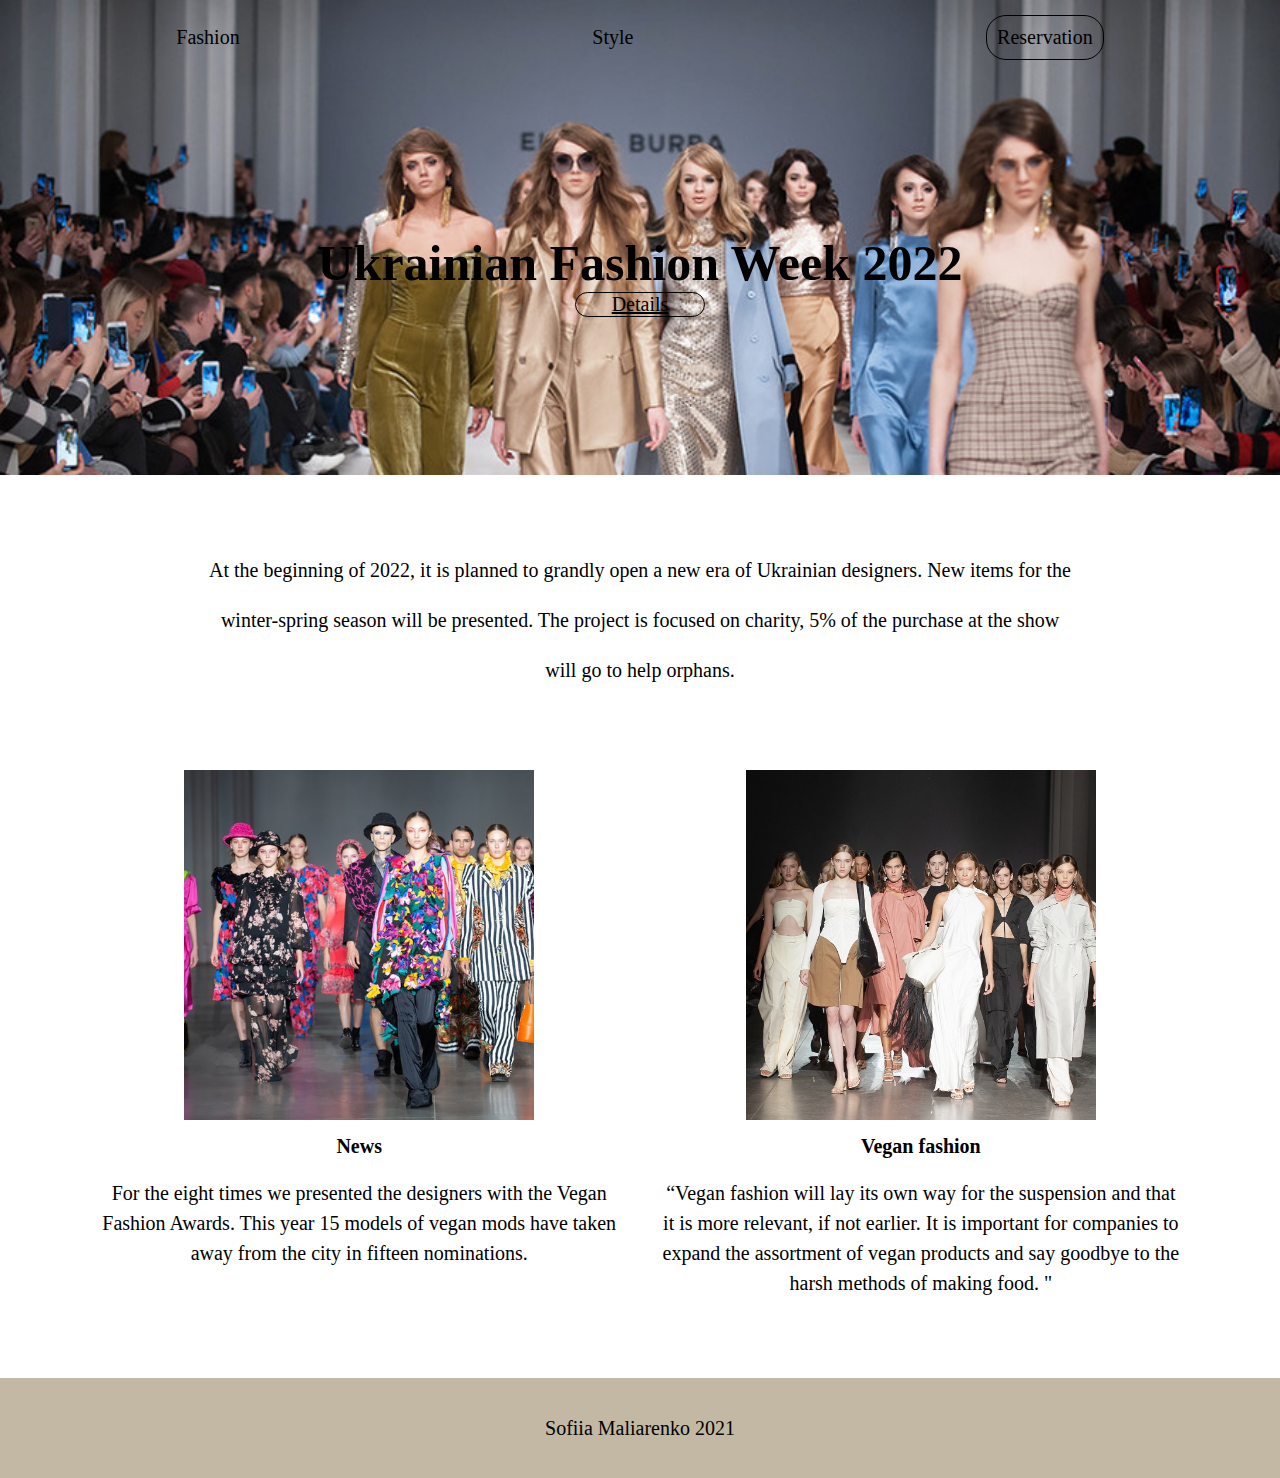
<file: index.html>
<!DOCTYPE html>
<html lang="en">

<head>
  <meta charset="utf-8">
  <meta name="viewport" content="height=device-height, initial-scale=1">
  <meta name="viewport" content="width=850">
  <title>🌸Fashion🌸</title>
  <link
  href="https://cdn.jsdelivr.net/npm/bootstrap@5.1.3/dist/css/bootstrap.min.css" rel="stylesheet"
  integrity="sha384-1BmE4kWBq78iYhFldvKuhfTAU6auU8tT94WrHftjDbrCEXSU1oBoqyl2QvZ6jIW3" crossorigin="anonymous"/>
  <link rel="stylesheet" href="style.css">
</head>

<body>
  <div class="full">
    <nav>
      <div>Fashion </div>
      <div>Style</div>
      <div class="o">Reservation</div>
    </nav>

    <header>
      <div class="info">
        <h1>Ukrainian Fashion Week 2022</h1>
        <div class="link"><a href="details.html" target="_blank">Details</a></div>
      </div>
    </header>
  </div>

  <section class="main">
    <p>
      <span class="overview">At the beginning of 2022, it is planned to grandly open a new era of Ukrainian designers.
        New items for the winter-spring season will be presented.
        The project is focused on charity, 5% of the purchase at the show will go to help orphans. </span>
    </p>
    <div class="two">
      <div class="firstbox">
        <div>
          <img class="pic" src="./1.jpg" alt="podiym" width="350px" height="350px">
        </div>
        <div class="title">News</div>
        <div class="text">For the eight times we presented the designers with the Vegan Fashion Awards.
          This year 15 models of vegan mods have taken away from the city in fifteen nominations.</div>
      </div>
      <div class="secondbox">
        <div>
          <img class="pic" src="./2.jpg" alt="models" width="350px" height="350px">
        </div>
        <div class="title">Vegan fashion</div>
        <div class="text"> “Vegan fashion will lay its own way for the suspension and that it is more relevant, if not earlier.
          It is important for companies to expand the assortment of vegan products and say goodbye to the harsh methods of making food. " </div>
      </div>
    </div>
  </section>

  <footer>
    Sofiia Maliarenko 2021
  </footer>

</body>

</html>
</file>
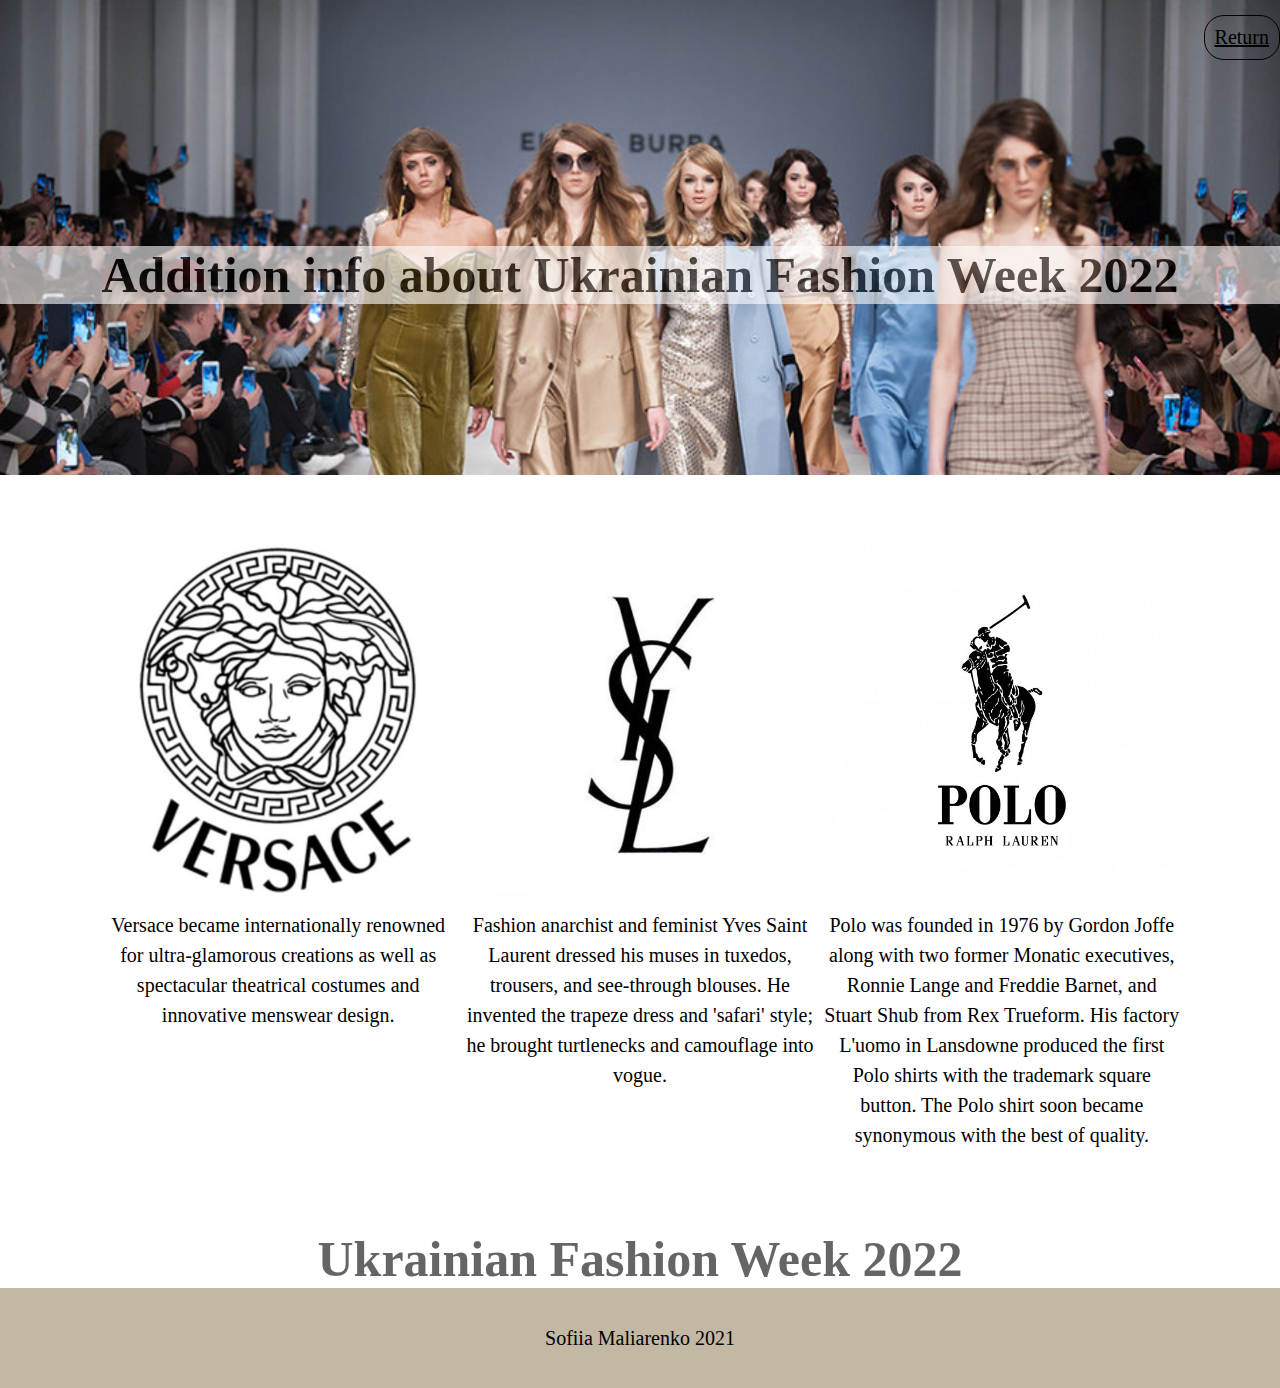
<file: details.html>
<!DOCTYPE html>
<html lang="en">

<head>
  <meta charset="utf-8">
  <meta name="viewport" content="height=device-height, initial-scale=1">
  <meta name="viewport" content="width=850">
  <title>🌸Fashion🌸</title>
  <link
  href="https://cdn.jsdelivr.net/npm/bootstrap@5.1.3/dist/css/bootstrap.min.css" rel="stylesheet"
  integrity="sha384-1BmE4kWBq78iYhFldvKuhfTAU6auU8tT94WrHftjDbrCEXSU1oBoqyl2QvZ6jIW3" crossorigin="anonymous"/>
  <link rel="stylesheet" href="styles.css">
</head>

<body>
  <div class="full">
    <nav>
      <div class="o"><a href="index.html">Return</a></div>
    </nav>

    <header>
      <div class="info">
        <h1>Addition info about Ukrainian Fashion Week 2022</h1>
      </div>
    </header>
  </div>

  <section class="main">

    <div class="three">
      <div class="firstbox">
        <div>
          <img class="pic" src="./4.jpg" alt="podiym" width="350px" height="350px">
        </div>
        <div class="text">Versace became internationally renowned for ultra-glamorous creations as well as spectacular theatrical costumes and innovative menswear design. </div>
      </div>
      <div class="secondbox">
        <div>
          <img class="pic" src="./6.jpg" alt="models" width="350px" height="350px">
        </div>
        <div class="text"> Fashion anarchist and feminist Yves Saint Laurent dressed his muses in tuxedos, trousers, and see-through blouses. He invented the trapeze dress and 'safari' style; he brought turtlenecks and camouflage into vogue. </div>
      </div>
      <div class="thirdbox">
        <div>
          <img class="pic" src="./8.jpg" alt="models" width="350px" height="350px">
        </div>
        <div class="text"> Polo was founded in 1976 by Gordon Joffe along with two former Monatic executives, Ronnie Lange and Freddie Barnet, and Stuart Shub from Rex Trueform. His factory L'uomo in Lansdowne produced the first Polo shirts with the
          trademark square button. The Polo shirt soon became synonymous with the best of quality. </div>
      </div>
    </div>
  </section>
  <div class="info">
    <h1>Ukrainian Fashion Week 2022</h1>
  </div>
  <footer>
    Sofiia Maliarenko 2021
  </footer>

</body>

</html>
</file>
<file: style.css>
html {
  min-width: 860px;
}

body,
nav,
header,
footer,
section,
div,
h1,
h2,
p {
  margin: 0;
  padding: 0;
}

body {
  display: flex;
  flex-direction: column;
  font-family: Georgia, serif;
  font-size: 20px;
}

.full {
  background-image: url('./3.jpg');
  background-size: cover;
}

nav {
  display: flex;
  height: 75px;
  flex-direction: row;
  justify-content: space-around;
  align-items: center;
}

header {
  display: flex;
  height: 400px;
  flex-direction: column;
  justify-content: center;
}

.o {
  padding: 10px;
  border: 1px solid black;
  border-radius: 20px;
  cursor: pointer;
}

.info {
  position: relative;
  display: block;
  text-align: center;
  align-items: center;
  font-size: 25px;
}

.link {
  cursor: pointer;
  border-radius: 20px;
  border: 1px solid black;
  margin: 0 auto;
  width: 10%;
  font-size: 20px;
}

a:any-link {
  color: black;
}

.main {
  margin: 70px 100px;
  display: flex;
  flex-direction: column;
  justify-content: space-between;
}

.name {
  color: black;
  margin: 10px;
  text-align: center;
  font-size: 30px;
}

p {
  display: flex;
  margin-bottom: 75px;
  flex-direction: column;
  align-items: center;
  line-height: 2.5;
}

.overview {
  color: black;
  text-align: center;
  width: 80%;
  font-size: 20px;
}

div.two {
  display: flex;
  flex-direction: row;
  justify-content: space-between;
}

.firstbox {
  display: flex;
  width: 48%;
  flex-direction: column;
  align-items: center;
}

.secondbox {
  display: flex;
  width: 48%;
  flex-direction: column;
  align-items: center;
}

.title {
  color: black;
  margin: 10px;
  text-align: center;
  width: 100%;
  font-weight: bold;
}

.text {
  color: black;
  margin: 10px 0;
  text-align: center;
  line-height: 1.5;
}

footer {
  display: flex;
  height: 100px;
  background-color: #C2B8A3;
  flex-direction: row;
  align-items: center;
  justify-content: center;
  color: black;
}

@media (max-width: 860px) {
  .two {
    flex-direction: column;
    margin: 0 0 80px;
  }

  .firstbox {
    margin-bottom: 60px;
    margin-right: 0;
  }

  .secondbox {
    margin-left: 0;
  }
}
</file>
<file: styles.css>
html {
  min-width: 860px;
}

body,
nav,
header,
footer,
section,
div,
h1,
h2,
p {
  margin: 0;
  padding: 0;
}

body {
  display: flex;
  flex-direction: column;
  font-family: Georgia, serif;
  font-size: 20px;
}

.full {
  background-image: url('./3.jpg');
  background-size: cover;
}

nav {
  display: flex;
  height: 75px;
  flex-direction: row;
  justify-content: flex-end;
  align-items: center;
}

header {
  display: flex;
  height: 400px;
  flex-direction: column;
  justify-content: center;
}

.o {
  padding: 10px;
  border: 1px solid black;
  border-radius: 20px;
  cursor: pointer;
}

a:any-link {
  color: black;
}

.info {
  position: relative;
  display: block;
  text-align: center;
  align-items: center;
  font-size: 25px;
  background-color: white;
  opacity: 0.6;
}

.main {
  margin: 70px 100px;
  display: flex;
  flex-direction: column;
  justify-content: space-between;
}

p {
  display: flex;
  margin-bottom: 75px;
  flex-direction: column;
  align-items: center;
  line-height: 2.5;
}

.overview {
  color: black;
  text-align: center;
  width: 80%;
  font-size: 20px;
}

.three {
  display: flex;
  flex-direction: row;
  justify-content: space-between;
}

.firstbox {
  display: flex;
  width: 33%;
  flex-direction: column;
  align-items: center;
}

.secondbox {
  display: flex;
  width: 34%;
  flex-direction: column;
  align-items: center;
}

.thirdbox {
  display: flex;
  width: 33%;
  flex-direction: column;
  align-items: center;
}

.text {
  color: black;
  margin: 10px 0;
  text-align: center;
  line-height: 1.5;
}

footer {
  display: flex;
  height: 100px;
  background-color: #C2B8A3;
  flex-direction: row;
  align-items: center;
  justify-content: center;
  color: black;
}

@media (max-width: 860px) {
  .two {
    flex-direction: column;
    margin: 0 0 80px;
  }

  .firstbox {
    margin-bottom: 60px;
    margin-right: 0;
  }

  .secondbox {
    margin-left: 0;
  }
}
</file>
